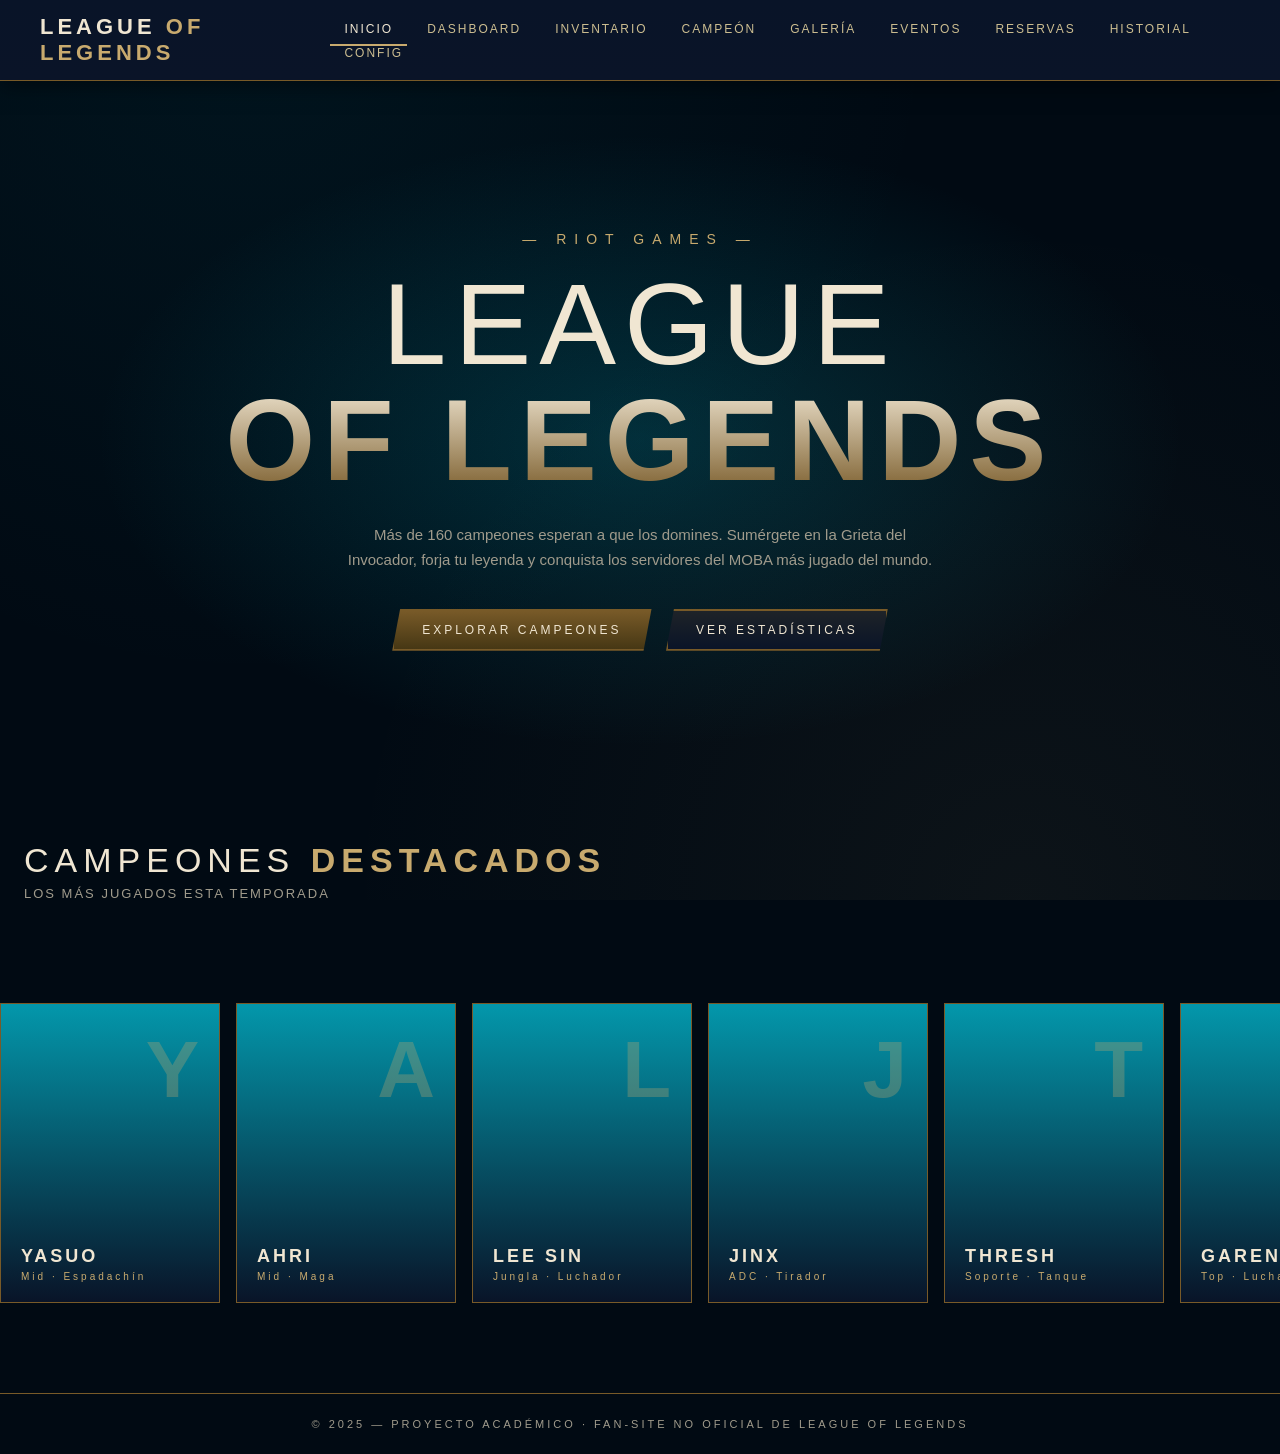
<file: index.html>
<!DOCTYPE html>
<html lang="es">
<head>
  <meta charset="UTF-8">
  <meta name="viewport" content="width=device-width,initial-scale=1">
  <title>League of Legends - Inicio</title>
  <link rel="stylesheet" href="css/style.css">
  <style>
    .hero{
      min-height:80vh;display:grid;place-items:center;text-align:center;
      background:radial-gradient(ellipse at center,rgba(3,151,171,.25),transparent 60%);
      padding:60px 20px;
    }
    .hero .logo-big{font-size:14px;letter-spacing:8px;color:var(--gold);margin-bottom:20px}
    .hero h1{
      font-size:clamp(48px,9vw,120px);font-weight:300;letter-spacing:8px;
      color:var(--gold-2);text-transform:uppercase;line-height:1;
    }
    .hero h1 b{display:block;font-weight:800;color:var(--gold);background:linear-gradient(180deg,var(--gold-2),var(--gold-dark));-webkit-background-clip:text;-webkit-text-fill-color:transparent}
    .hero p{max-width:600px;margin:24px auto 36px;color:var(--muted);line-height:1.7;font-size:15px}
    .carousel{display:flex;gap:16px;overflow-x:auto;padding:30px 24px;scroll-snap-type:x mandatory}
    .champ-card{
      flex:0 0 220px;height:300px;scroll-snap-align:start;
      background:linear-gradient(180deg,var(--blue),#091428);
      border:1px solid var(--gold-dark);position:relative;cursor:pointer;
      display:flex;align-items:flex-end;padding:20px;transition:.3s;
    }
    .champ-card:hover{transform:translateY(-8px);border-color:var(--gold);box-shadow:0 12px 30px rgba(0,0,0,.6)}
    .champ-card .name{font-size:18px;letter-spacing:3px;text-transform:uppercase;color:var(--gold-2);font-weight:700}
    .champ-card .role{font-size:10px;letter-spacing:3px;color:var(--gold);margin-top:4px}
    .champ-card .big{position:absolute;top:20px;right:20px;font-size:80px;font-weight:900;color:var(--gold);opacity:.3}
  </style>
</head>
<body>
  <nav class="navbar">
    <div class="logo">LEAGUE <span>OF LEGENDS</span></div>
    <ul class="nav-links">
      <li><a href="index.html">Inicio</a></li>
      <li><a href="dashboard.html">Dashboard</a></li>
      <li><a href="inventario.html">Inventario</a></li>
      <li><a href="perfil.html">Campeón</a></li>
      <li><a href="galeria.html">Galería</a></li>
      <li><a href="eventos.html">Eventos</a></li>
      <li><a href="reservas.html">Reservas</a></li>
      <li><a href="historial.html">Historial</a></li>
      <li><a href="configuracion.html">Config</a></li>
    </ul>
  </nav>

  <section class="hero">
    <div>
      <div class="logo-big">— RIOT GAMES —</div>
      <h1>League<b>Of Legends</b></h1>
      <p>Más de 160 campeones esperan a que los domines. Sumérgete en la Grieta del Invocador, forja tu leyenda y conquista los servidores del MOBA más jugado del mundo.</p>
      <a href="galeria.html" class="btn btn-primary">Explorar campeones</a>
      <a href="dashboard.html" class="btn" style="margin-left:10px">Ver estadísticas</a>
    </div>
  </section>

  <div class="container">
    <h2 class="page-title">Campeones <b>Destacados</b></h2>
    <p class="page-sub">Los más jugados esta temporada</p>
  </div>

  <div class="carousel">
    <div class="champ-card"><span class="big">Y</span><div><div class="name">Yasuo</div><div class="role">Mid · Espadachín</div></div></div>
    <div class="champ-card"><span class="big">A</span><div><div class="name">Ahri</div><div class="role">Mid · Maga</div></div></div>
    <div class="champ-card"><span class="big">L</span><div><div class="name">Lee Sin</div><div class="role">Jungla · Luchador</div></div></div>
    <div class="champ-card"><span class="big">J</span><div><div class="name">Jinx</div><div class="role">ADC · Tirador</div></div></div>
    <div class="champ-card"><span class="big">T</span><div><div class="name">Thresh</div><div class="role">Soporte · Tanque</div></div></div>
    <div class="champ-card"><span class="big">G</span><div><div class="name">Garen</div><div class="role">Top · Luchador</div></div></div>
    <div class="champ-card"><span class="big">Z</span><div><div class="name">Zed</div><div class="role">Mid · Asesino</div></div></div>
  </div>

  <footer>© 2025 — Proyecto académico · Fan-site no oficial de League of Legends</footer>
  <script src="js/app.js"></script>
</body>
</html>
</file>
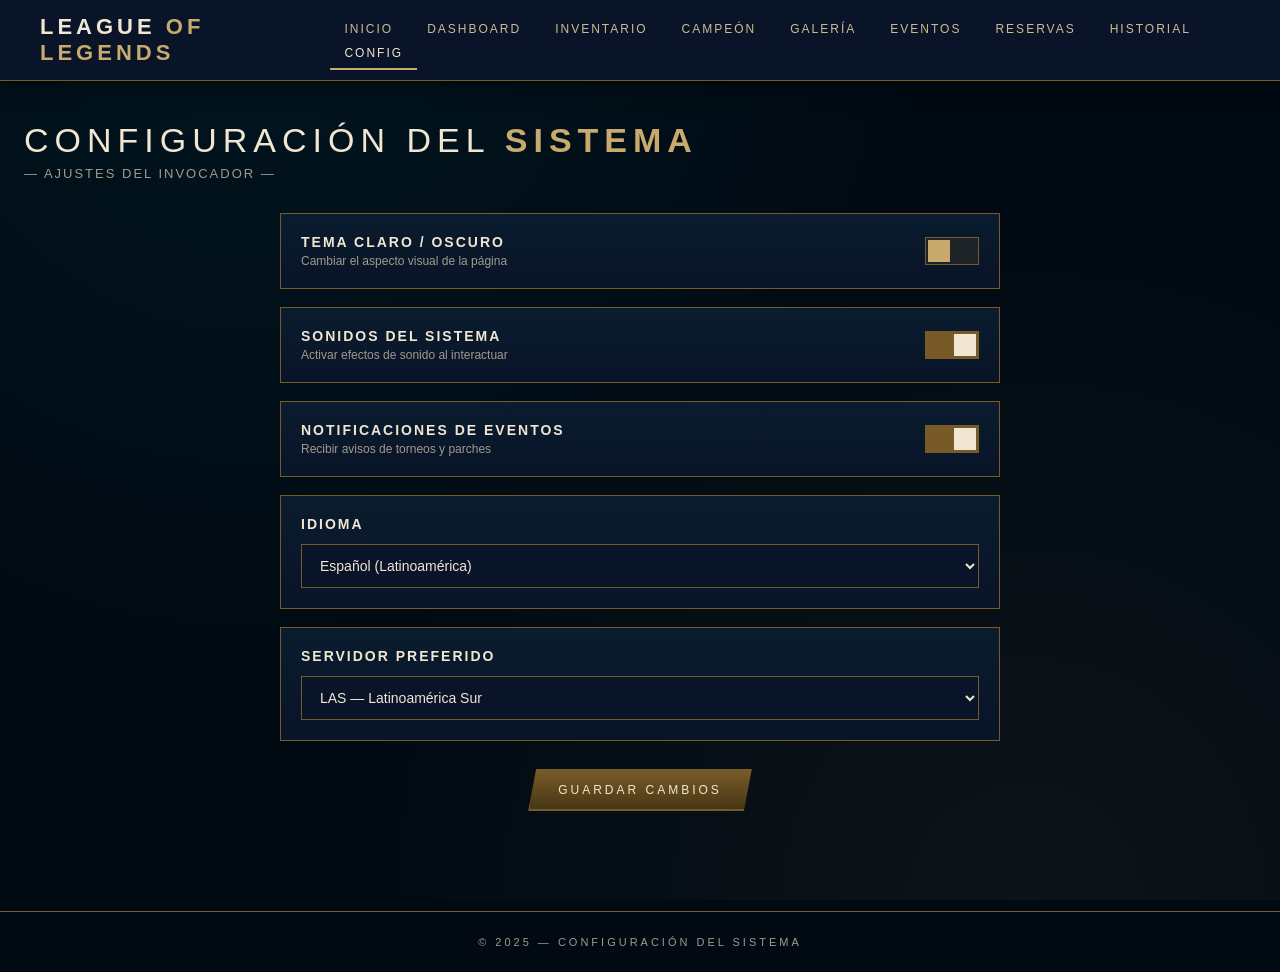
<file: configuracion.html>
<!DOCTYPE html>
<html lang="es">
<head>
  <meta charset="UTF-8">
  <meta name="viewport" content="width=device-width,initial-scale=1">
  <title>Configuración - LoL</title>
  <link rel="stylesheet" href="css/style.css">
  <style>
    .settings{max-width:720px;margin:0 auto;display:grid;gap:18px}
    .opt{display:flex;justify-content:space-between;align-items:center;padding:20px;background:linear-gradient(180deg,#0a1c2e,#091428);border:1px solid var(--gold-dark)}
    .opt h3{color:var(--gold-2);letter-spacing:2px;text-transform:uppercase;font-size:14px}
    .opt p{color:var(--muted);font-size:12px;margin-top:4px}
    .switch{position:relative;width:54px;height:28px;background:#1e2328;border:1px solid var(--gold-dark);cursor:pointer;transition:.2s}
    .switch i{position:absolute;top:2px;left:2px;width:22px;height:22px;background:var(--gold);transition:.2s}
    .switch.on{background:var(--gold-dark)}
    .switch.on i{left:28px;background:var(--gold-2)}
  </style>
</head>
<body>
  <nav class="navbar">
    <div class="logo">LEAGUE <span>OF LEGENDS</span></div>
    <ul class="nav-links">
      <li><a href="index.html">Inicio</a></li><li><a href="dashboard.html">Dashboard</a></li>
      <li><a href="inventario.html">Inventario</a></li><li><a href="perfil.html">Campeón</a></li>
      <li><a href="galeria.html">Galería</a></li><li><a href="eventos.html">Eventos</a></li>
      <li><a href="reservas.html">Reservas</a></li><li><a href="historial.html">Historial</a></li>
      <li><a href="configuracion.html">Config</a></li>
    </ul>
  </nav>

  <div class="container">
    <h1 class="page-title">Configuración del <b>Sistema</b></h1>
    <p class="page-sub">— Ajustes del invocador —</p>

    <div class="settings">
      <div class="opt">
        <div><h3>Tema claro / oscuro</h3><p>Cambiar el aspecto visual de la página</p></div>
        <div class="switch" id="sw-theme" onclick="this.classList.toggle('on');toggleTheme()"><i></i></div>
      </div>

      <div class="opt">
        <div><h3>Sonidos del sistema</h3><p>Activar efectos de sonido al interactuar</p></div>
        <div class="switch on" onclick="this.classList.toggle('on');toast('Configuración guardada')"><i></i></div>
      </div>

      <div class="opt">
        <div><h3>Notificaciones de eventos</h3><p>Recibir avisos de torneos y parches</p></div>
        <div class="switch on" onclick="this.classList.toggle('on');toast('Configuración guardada')"><i></i></div>
      </div>

      <div class="opt" style="display:block">
        <h3 style="margin-bottom:12px">Idioma</h3>
        <select onchange="toast('Idioma cambiado')">
          <option>Español (Latinoamérica)</option>
          <option>Español (España)</option>
          <option>English (US)</option>
          <option>Português (Brasil)</option>
        </select>
      </div>

      <div class="opt" style="display:block">
        <h3 style="margin-bottom:12px">Servidor preferido</h3>
        <select onchange="toast('Servidor actualizado')">
          <option>LAS — Latinoamérica Sur</option>
          <option>LAN — Latinoamérica Norte</option>
          <option>NA — Norteamérica</option>
          <option>EUW — Europa Oeste</option>
          <option>KR — Corea</option>
        </select>
      </div>

      <div style="text-align:center;margin-top:10px">
        <button class="btn btn-primary" onclick="toast('Ajustes guardados')">Guardar cambios</button>
      </div>
    </div>
  </div>

  <footer>© 2025 — Configuración del Sistema</footer>
  <script src="js/app.js"></script>
  <script>
    // Sincronizar el switch de tema con el estado al cargar
    if (document.body.classList.contains('light'))
      document.getElementById('sw-theme').classList.add('on');
  </script>
</body>
</html>
</file>
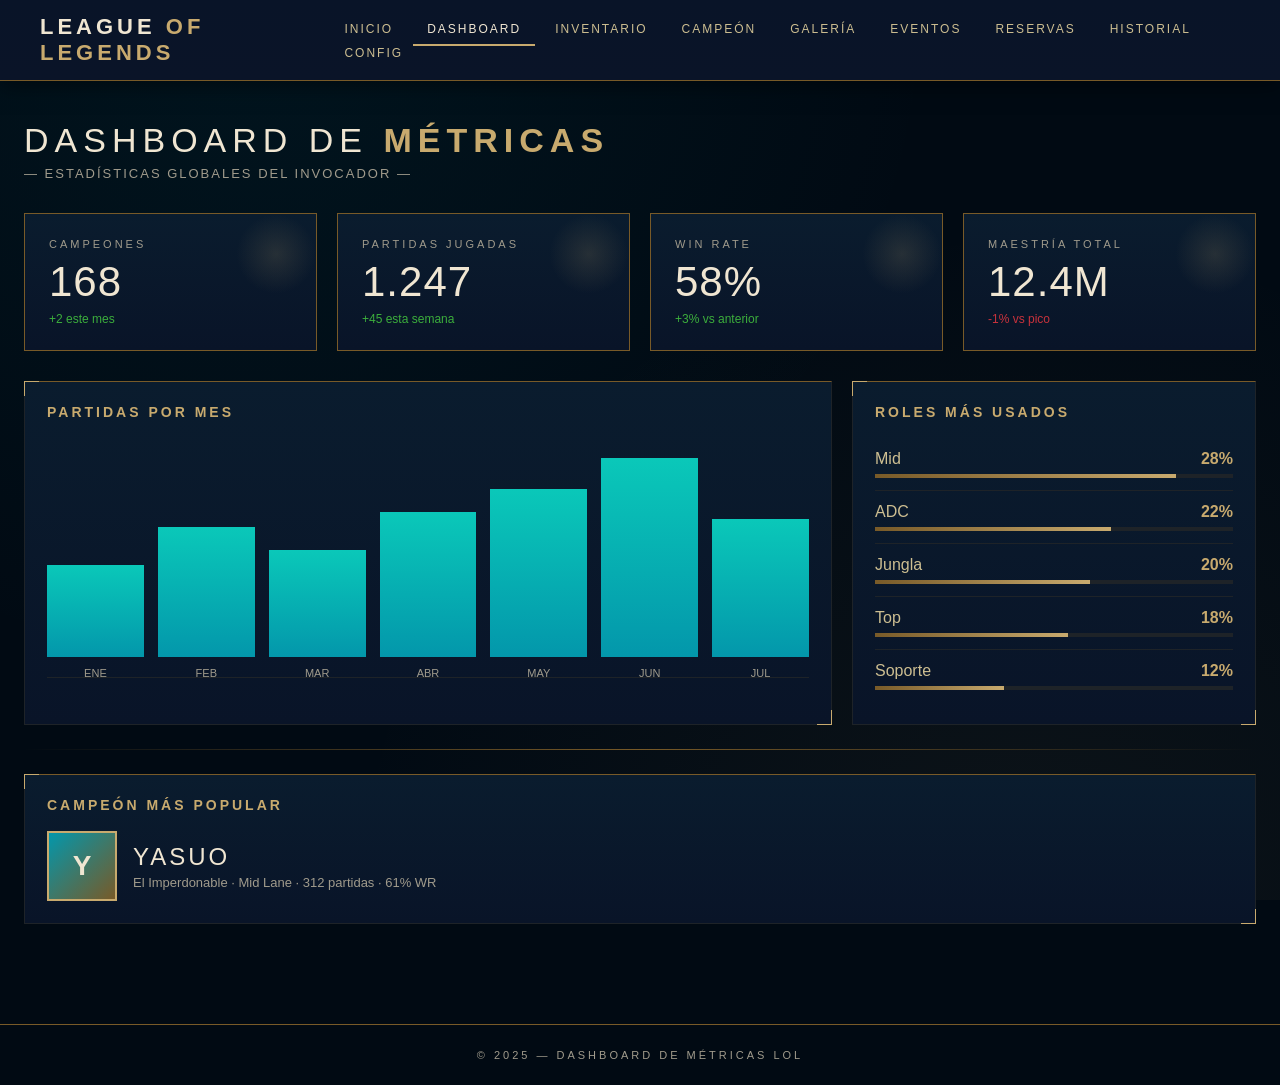
<file: dashboard.html>
<!DOCTYPE html>
<html lang="es">
<head>
  <meta charset="UTF-8">
  <meta name="viewport" content="width=device-width,initial-scale=1">
  <title>Dashboard - LoL</title>
  <link rel="stylesheet" href="css/style.css">
  <link rel="stylesheet" href="css/dashboard.css">
</head>
<body>
  <nav class="navbar">
    <div class="logo">LEAGUE <span>OF LEGENDS</span></div>
    <ul class="nav-links">
      <li><a href="index.html">Inicio</a></li>
      <li><a href="dashboard.html">Dashboard</a></li>
      <li><a href="inventario.html">Inventario</a></li>
      <li><a href="perfil.html">Campeón</a></li>
      <li><a href="galeria.html">Galería</a></li>
      <li><a href="eventos.html">Eventos</a></li>
      <li><a href="reservas.html">Reservas</a></li>
      <li><a href="historial.html">Historial</a></li>
      <li><a href="configuracion.html">Config</a></li>
    </ul>
  </nav>

  <div class="container">
    <h1 class="page-title">Dashboard de <b>Métricas</b></h1>
    <p class="page-sub">— Estadísticas Globales del Invocador —</p>

    <div class="stats-grid">
      <div class="stat"><div class="label">Campeones</div><div class="value">168</div><div class="delta">+2 este mes</div></div>
      <div class="stat"><div class="label">Partidas Jugadas</div><div class="value">1.247</div><div class="delta">+45 esta semana</div></div>
      <div class="stat"><div class="label">Win Rate</div><div class="value">58%</div><div class="delta">+3% vs anterior</div></div>
      <div class="stat"><div class="label">Maestría Total</div><div class="value">12.4M</div><div class="delta down">-1% vs pico</div></div>
    </div>

    <div class="dash-row">
      <div class="card">
        <h3 style="color:var(--gold);letter-spacing:3px;text-transform:uppercase;font-size:14px;margin-bottom:18px">Partidas por mes</h3>
        <div class="bars" id="bars"></div>
      </div>

      <div class="card">
        <h3 style="color:var(--gold);letter-spacing:3px;text-transform:uppercase;font-size:14px;margin-bottom:18px">Roles más usados</h3>
        <ul class="role-list" id="roles"></ul>
      </div>
    </div>

    <div class="divider"></div>

    <div class="card">
      <h3 style="color:var(--gold);letter-spacing:3px;text-transform:uppercase;font-size:14px;margin-bottom:18px">Campeón más popular</h3>
      <div class="champ-popular">
        <div class="ico">Y</div>
        <div>
          <div style="font-size:24px;color:var(--gold-2);letter-spacing:3px;text-transform:uppercase">Yasuo</div>
          <div style="color:var(--muted);font-size:13px;margin-top:4px">El Imperdonable · Mid Lane · 312 partidas · 61% WR</div>
        </div>
      </div>
    </div>
  </div>

  <footer>© 2025 — Dashboard de Métricas LoL</footer>
  <script src="js/app.js"></script>
  <script src="js/dashboard.js"></script>
</body>
</html>
</file>
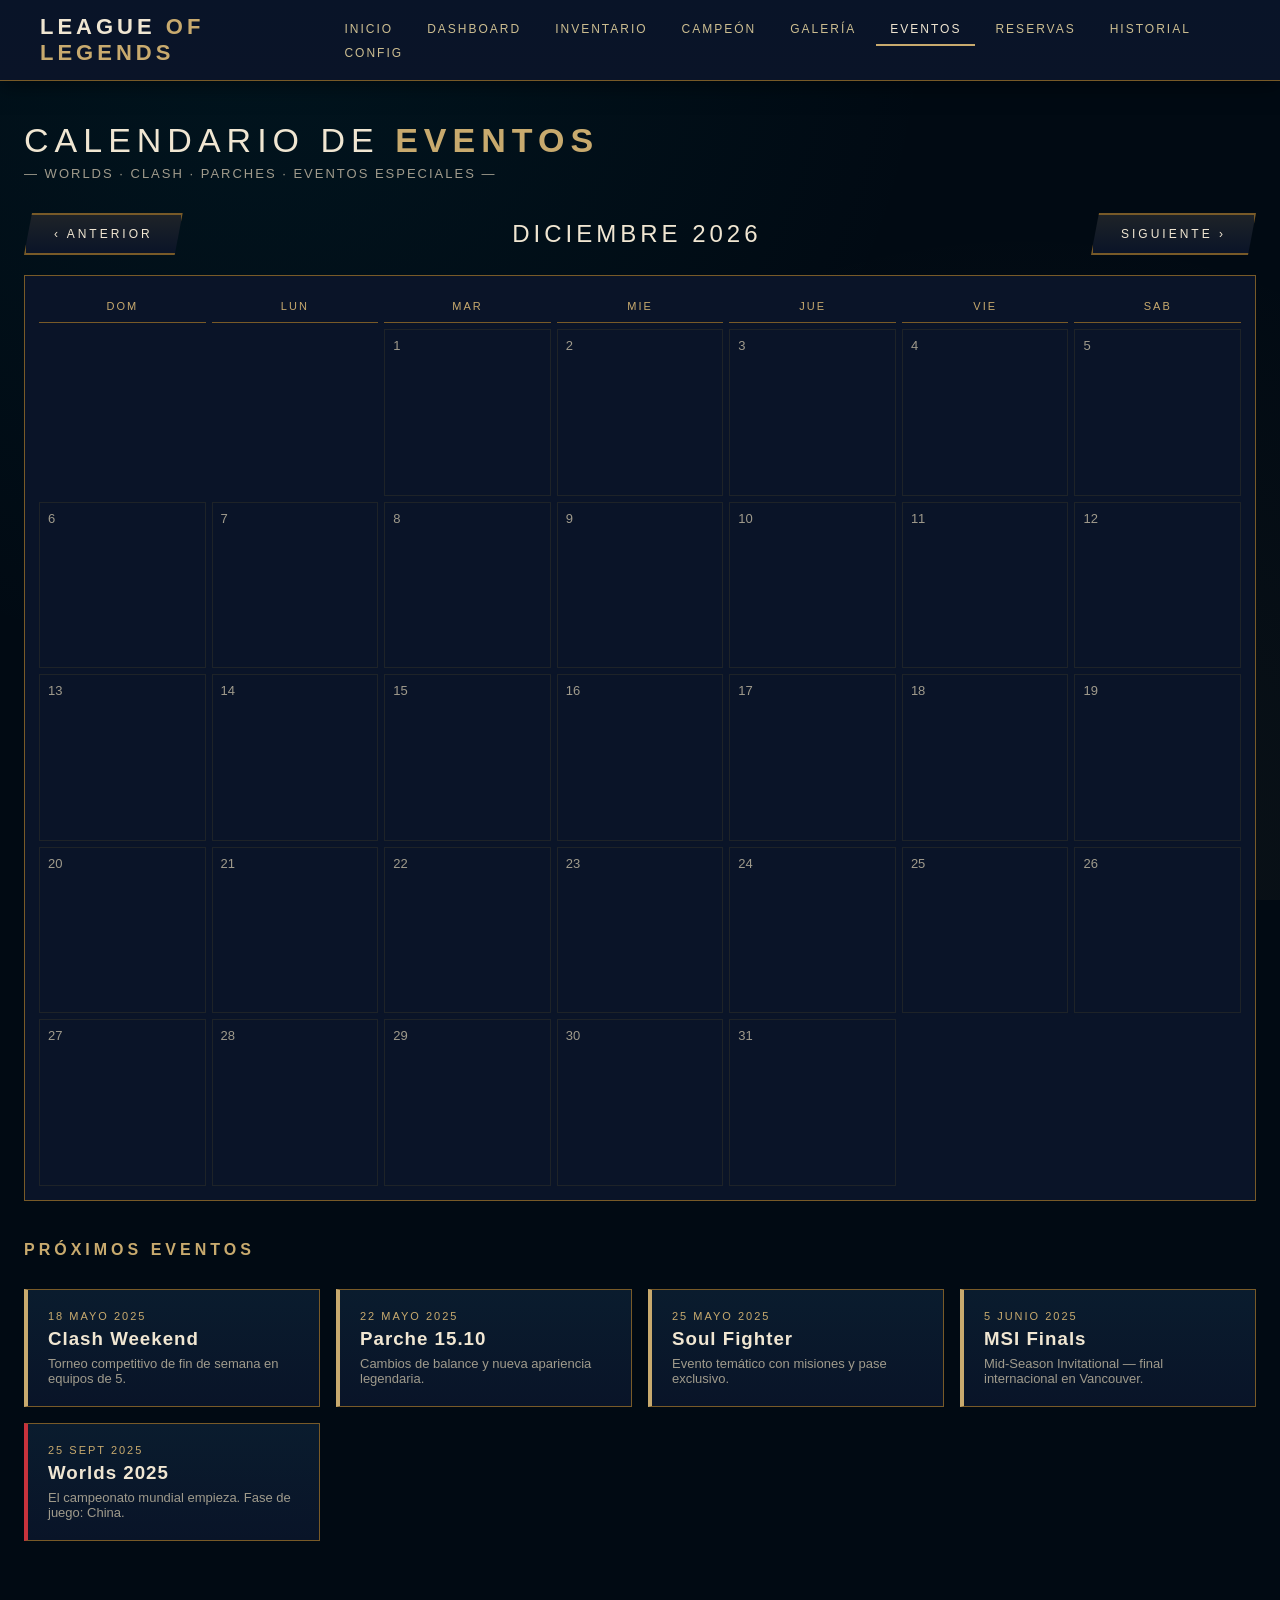
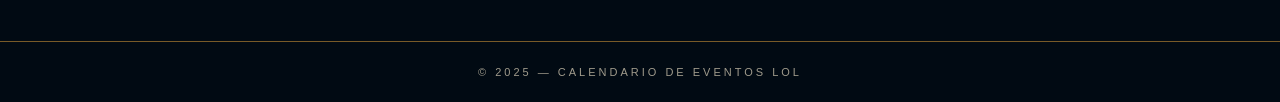
<file: eventos.html>
<!DOCTYPE html>
<html lang="es">
<head>
  <meta charset="UTF-8">
  <meta name="viewport" content="width=device-width,initial-scale=1">
  <title>Eventos - LoL</title>
  <link rel="stylesheet" href="css/style.css">
  <style>
    .cal-bar{display:flex;justify-content:space-between;align-items:center;margin-bottom:20px}
    .cal-bar h2{color:var(--gold-2);letter-spacing:4px;text-transform:uppercase;font-weight:300}
    .cal{display:grid;grid-template-columns:repeat(7,1fr);gap:6px;background:#0a1428;padding:14px;border:1px solid var(--gold-dark)}
    .cal-head{text-align:center;padding:10px;color:var(--gold);font-size:11px;letter-spacing:2px;border-bottom:1px solid var(--gold-dark)}
    .cal-day{aspect-ratio:1;padding:8px;border:1px solid #1e2328;color:var(--muted);font-size:13px;display:flex;flex-direction:column;justify-content:space-between}
    .cal-day.has-event{border-color:var(--gold);background:rgba(200,170,110,.1);color:var(--gold-2);cursor:pointer}
    .cal-day.has-event small{font-size:9px;color:var(--gold);letter-spacing:1px;text-transform:uppercase;line-height:1.2}
    .cal-day.tipo-worlds{background:rgba(200,50,60,.15);border-color:var(--red)}
    .cal-day.tipo-parche{background:rgba(3,151,171,.15);border-color:var(--blue-2)}
    .upcoming{margin-top:30px;display:grid;grid-template-columns:repeat(auto-fill,minmax(260px,1fr));gap:16px}
    .ev-card{padding:20px;background:linear-gradient(180deg,#0a1c2e,#091428);border:1px solid var(--gold-dark);border-left:4px solid var(--gold)}
    .ev-card .date{font-size:11px;color:var(--gold);letter-spacing:2px;text-transform:uppercase}
    .ev-card h3{color:var(--gold-2);margin:6px 0;letter-spacing:1px}
    .ev-card p{color:var(--muted);font-size:13px}
  </style>
</head>
<body>
  <nav class="navbar">
    <div class="logo">LEAGUE <span>OF LEGENDS</span></div>
    <ul class="nav-links">
      <li><a href="index.html">Inicio</a></li><li><a href="dashboard.html">Dashboard</a></li>
      <li><a href="inventario.html">Inventario</a></li><li><a href="perfil.html">Campeón</a></li>
      <li><a href="galeria.html">Galería</a></li><li><a href="eventos.html">Eventos</a></li>
      <li><a href="reservas.html">Reservas</a></li><li><a href="historial.html">Historial</a></li>
      <li><a href="configuracion.html">Config</a></li>
    </ul>
  </nav>

  <div class="container">
    <h1 class="page-title">Calendario de <b>Eventos</b></h1>
    <p class="page-sub">— Worlds · Clash · Parches · Eventos especiales —</p>

    <div class="cal-bar">
      <button class="btn" onclick="changeMonth(-1)">‹ Anterior</button>
      <h2 id="calTitle"></h2>
      <button class="btn" onclick="changeMonth(1)">Siguiente ›</button>
    </div>

    <div class="cal" id="calendar"></div>

    <h2 style="color:var(--gold);letter-spacing:4px;text-transform:uppercase;margin:40px 0 0;font-size:16px">Próximos eventos</h2>
    <div class="upcoming">
      <div class="ev-card"><div class="date">18 Mayo 2025</div><h3>Clash Weekend</h3><p>Torneo competitivo de fin de semana en equipos de 5.</p></div>
      <div class="ev-card"><div class="date">22 Mayo 2025</div><h3>Parche 15.10</h3><p>Cambios de balance y nueva apariencia legendaria.</p></div>
      <div class="ev-card"><div class="date">25 Mayo 2025</div><h3>Soul Fighter</h3><p>Evento temático con misiones y pase exclusivo.</p></div>
      <div class="ev-card"><div class="date">5 Junio 2025</div><h3>MSI Finals</h3><p>Mid-Season Invitational — final internacional en Vancouver.</p></div>
      <div class="ev-card" style="border-left-color:var(--red)"><div class="date">25 Sept 2025</div><h3>Worlds 2025</h3><p>El campeonato mundial empieza. Fase de juego: China.</p></div>
    </div>
  </div>

  <footer>© 2025 — Calendario de Eventos LoL</footer>
  <script src="js/app.js"></script>
  <script src="js/calendario.js"></script>
</body>
</html>
</file>
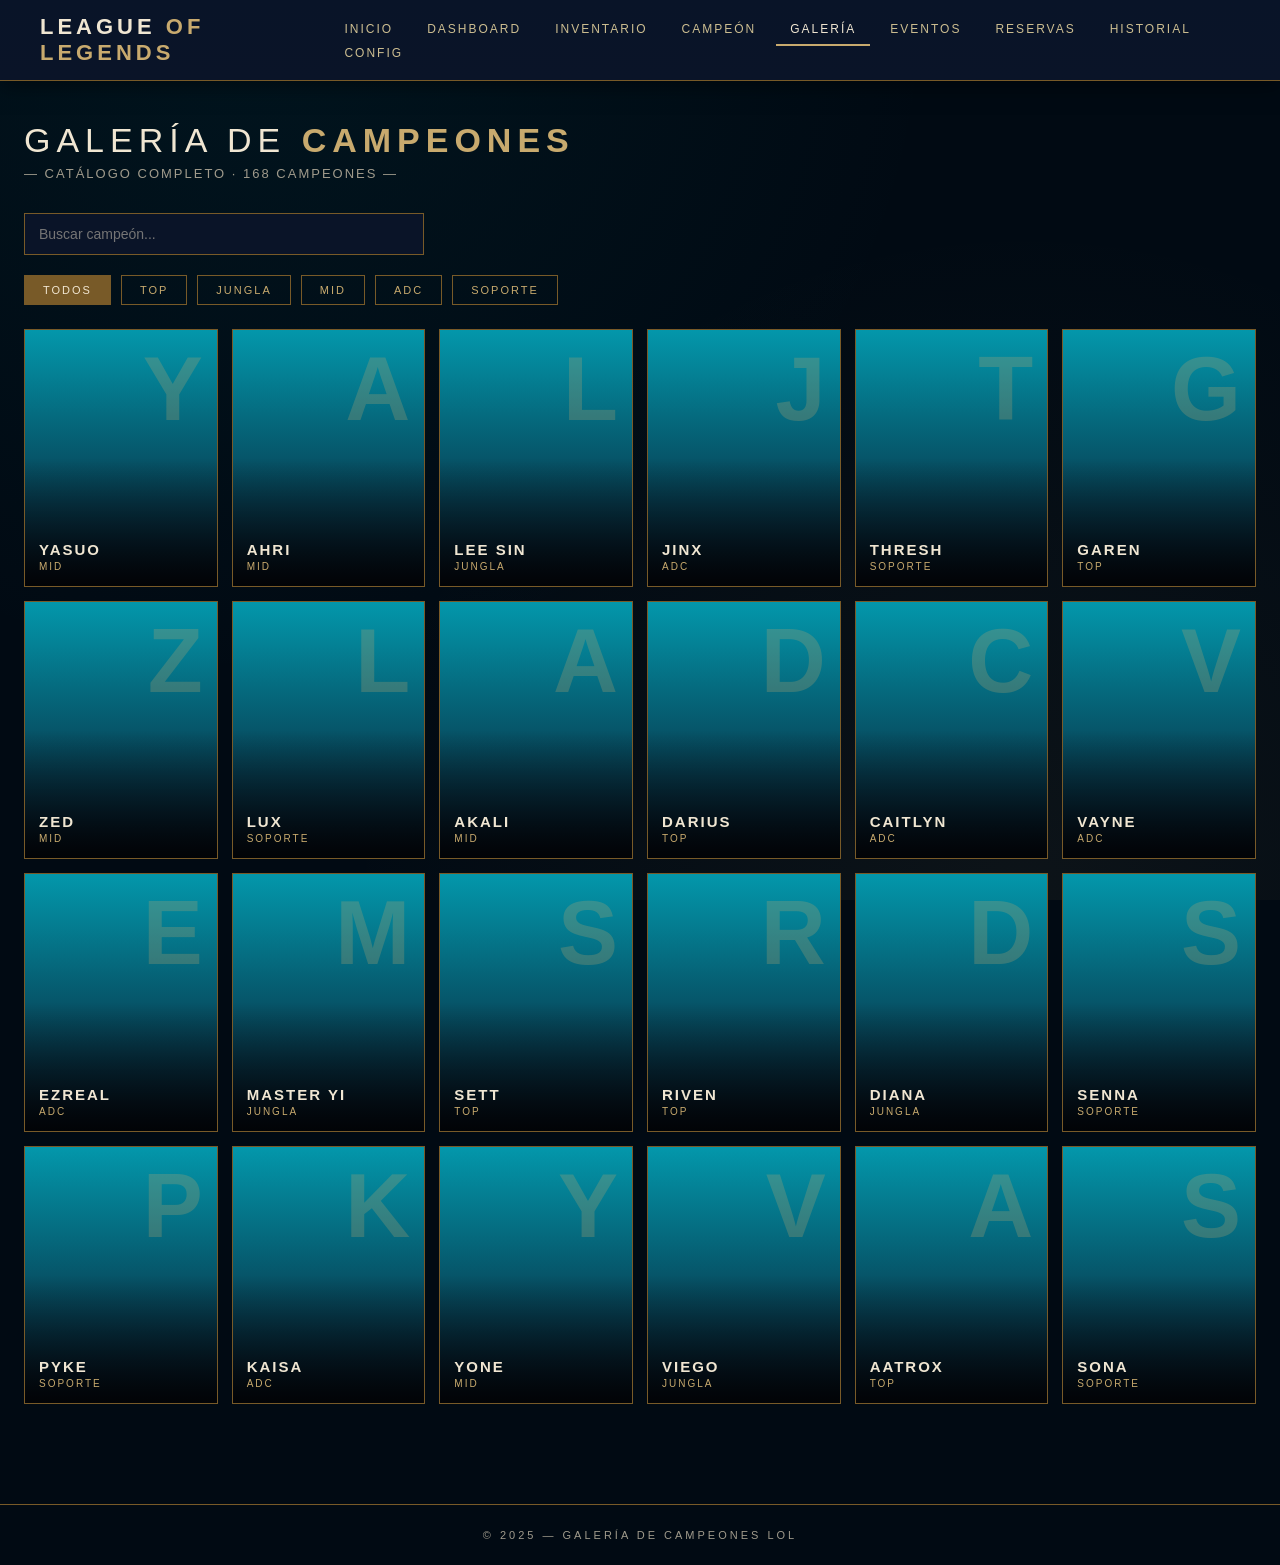
<file: galeria.html>
<!DOCTYPE html>
<html lang="es">
<head>
  <meta charset="UTF-8">
  <meta name="viewport" content="width=device-width,initial-scale=1">
  <title>Galería - LoL</title>
  <link rel="stylesheet" href="css/style.css">
  <style>
    .filters{display:flex;gap:10px;flex-wrap:wrap;margin-bottom:24px}
    .chip{padding:8px 18px;border:1px solid var(--gold-dark);color:var(--gold);font-size:11px;letter-spacing:2px;text-transform:uppercase;cursor:pointer;background:transparent;font-family:inherit;transition:.2s}
    .chip:hover,.chip.on{background:var(--gold-dark);color:var(--gold-2)}
    .search{margin-bottom:20px;max-width:400px}
    .gallery{display:grid;grid-template-columns:repeat(auto-fill,minmax(180px,1fr));gap:14px}
    .champ{position:relative;aspect-ratio:3/4;background:linear-gradient(180deg,var(--blue),#091428);border:1px solid var(--gold-dark);overflow:hidden;cursor:pointer;transition:.25s;display:flex;align-items:flex-end;padding:14px}
    .champ:hover{transform:translateY(-6px);border-color:var(--gold);box-shadow:0 12px 30px rgba(0,0,0,.6)}
    .champ .big{position:absolute;top:14px;right:14px;font-size:90px;font-weight:900;color:var(--gold);opacity:.25;line-height:1}
    .champ::after{content:'';position:absolute;inset:0;background:linear-gradient(180deg,transparent 50%,rgba(0,0,0,.85));pointer-events:none}
    .champ .lbl{position:relative;z-index:2}
    .champ .name{color:var(--gold-2);font-size:15px;letter-spacing:2px;text-transform:uppercase;font-weight:700}
    .champ .role{color:var(--gold);font-size:10px;letter-spacing:2px;text-transform:uppercase;margin-top:3px}
  </style>
</head>
<body>
  <nav class="navbar">
    <div class="logo">LEAGUE <span>OF LEGENDS</span></div>
    <ul class="nav-links">
      <li><a href="index.html">Inicio</a></li><li><a href="dashboard.html">Dashboard</a></li>
      <li><a href="inventario.html">Inventario</a></li><li><a href="perfil.html">Campeón</a></li>
      <li><a href="galeria.html">Galería</a></li><li><a href="eventos.html">Eventos</a></li>
      <li><a href="reservas.html">Reservas</a></li><li><a href="historial.html">Historial</a></li>
      <li><a href="configuracion.html">Config</a></li>
    </ul>
  </nav>

  <div class="container">
    <h1 class="page-title">Galería de <b>Campeones</b></h1>
    <p class="page-sub">— Catálogo completo · 168 campeones —</p>

    <div class="search"><input id="q" placeholder="Buscar campeón..." oninput="render()"></div>

    <div class="filters" id="filters">
      <button class="chip on" data-rol="all">Todos</button>
      <button class="chip" data-rol="Top">Top</button>
      <button class="chip" data-rol="Jungla">Jungla</button>
      <button class="chip" data-rol="Mid">Mid</button>
      <button class="chip" data-rol="ADC">ADC</button>
      <button class="chip" data-rol="Soporte">Soporte</button>
    </div>

    <div class="gallery" id="grid"></div>
  </div>

  <footer>© 2025 — Galería de Campeones LoL</footer>
  <script src="js/app.js"></script>
  <script>
    const champs = [
      { n:'Yasuo',rol:'Mid'},{n:'Ahri',rol:'Mid'},{n:'Lee Sin',rol:'Jungla'},
      { n:'Jinx',rol:'ADC'},{n:'Thresh',rol:'Soporte'},{n:'Garen',rol:'Top'},
      { n:'Zed',rol:'Mid'},{n:'Lux',rol:'Soporte'},{n:'Akali',rol:'Mid'},
      { n:'Darius',rol:'Top'},{n:'Caitlyn',rol:'ADC'},{n:'Vayne',rol:'ADC'},
      { n:'Ezreal',rol:'ADC'},{n:'Master Yi',rol:'Jungla'},{n:'Sett',rol:'Top'},
      { n:'Riven',rol:'Top'},{n:'Diana',rol:'Jungla'},{n:'Senna',rol:'Soporte'},
      { n:'Pyke',rol:'Soporte'},{n:'Kaisa',rol:'ADC'},{n:'Yone',rol:'Mid'},
      { n:'Viego',rol:'Jungla'},{n:'Aatrox',rol:'Top'},{n:'Sona',rol:'Soporte'}
    ];
    let activeRol = 'all';

    function render() {
      const q = document.getElementById('q').value.toLowerCase();
      const list = champs.filter(c =>
        (activeRol === 'all' || c.rol === activeRol) &&
        c.n.toLowerCase().includes(q)
      );
      document.getElementById('grid').innerHTML = list.map(c => `
        <a href="perfil.html" class="champ">
          <span class="big">${c.n[0]}</span>
          <div class="lbl"><div class="name">${c.n}</div><div class="role">${c.rol}</div></div>
        </a>`).join('') || '<p style="color:var(--muted);grid-column:1/-1;text-align:center;padding:40px">Sin resultados</p>';
    }

    document.getElementById('filters').addEventListener('click', e => {
      const b = e.target.closest('.chip');
      if (!b) return;
      document.querySelectorAll('.chip').forEach(c => c.classList.remove('on'));
      b.classList.add('on');
      activeRol = b.dataset.rol;
      render();
    });

    render();
  </script>
</body>
</html>
</file>
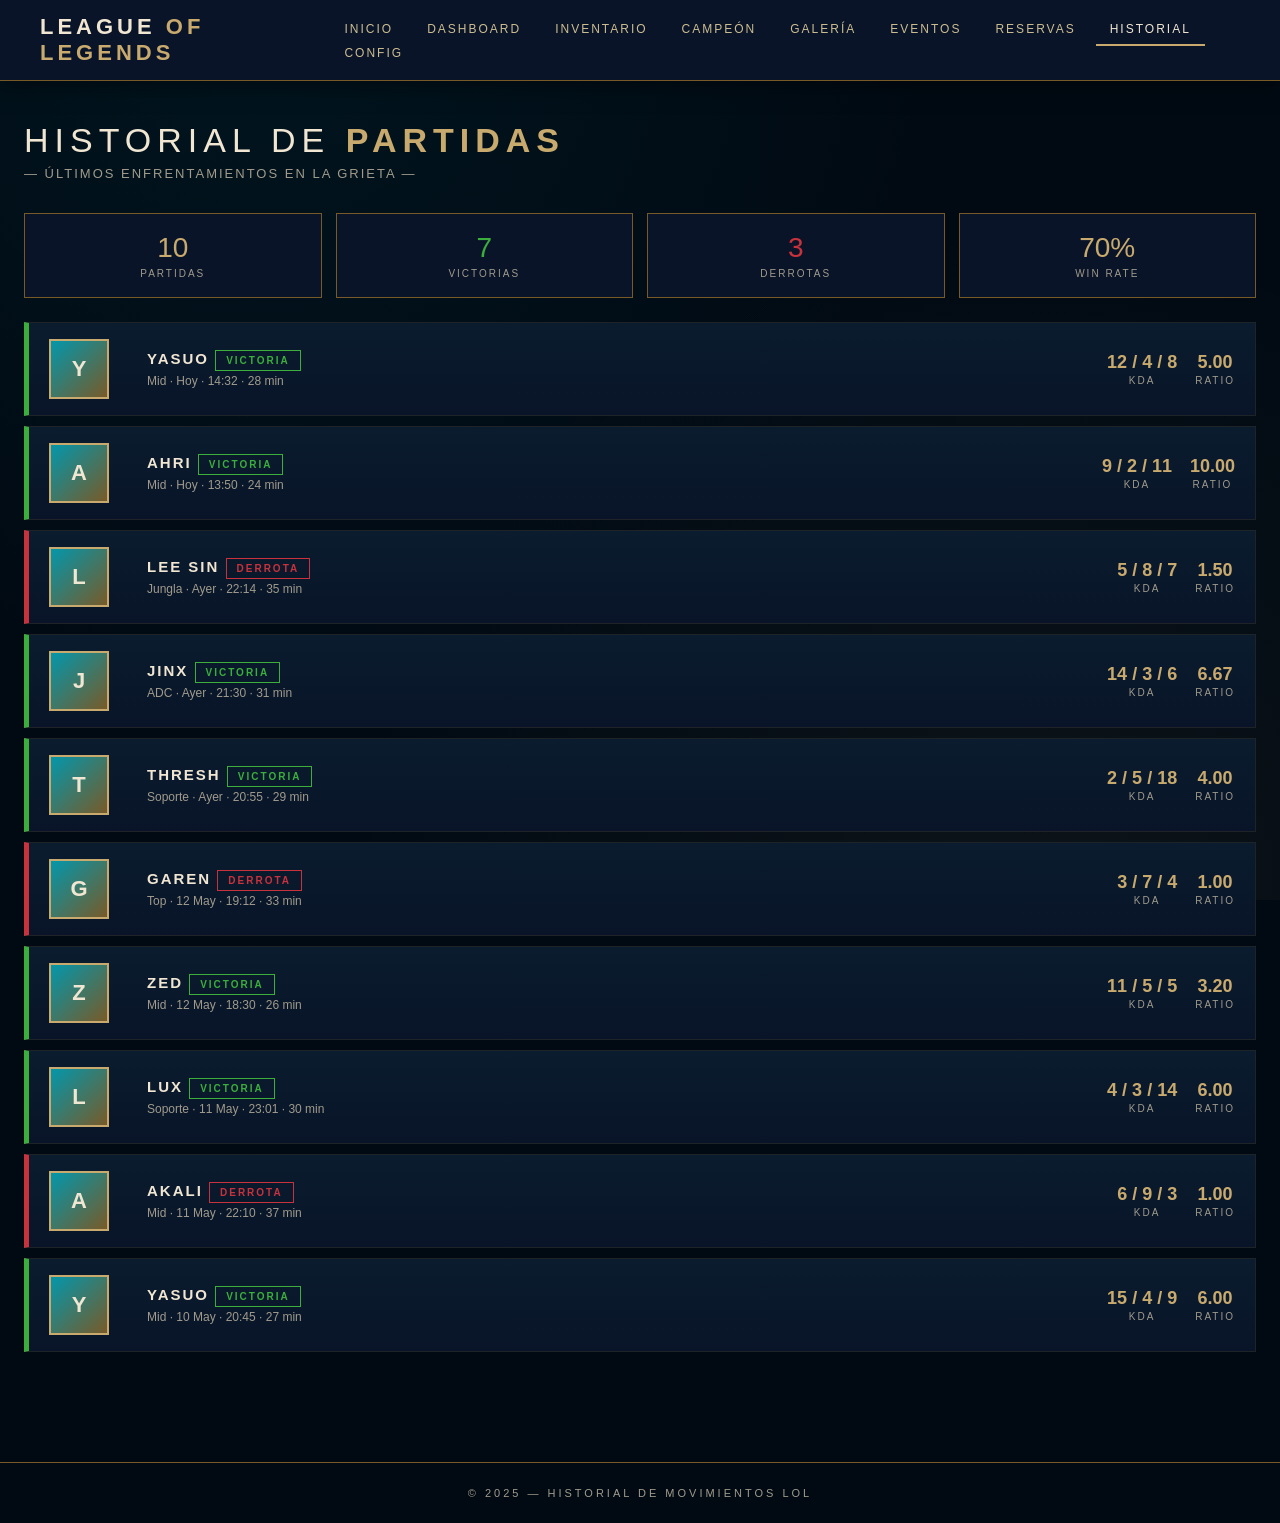
<file: historial.html>
<!DOCTYPE html>
<html lang="es">
<head>
  <meta charset="UTF-8">
  <meta name="viewport" content="width=device-width,initial-scale=1">
  <title>Historial - LoL</title>
  <link rel="stylesheet" href="css/style.css">
  <style>
    .match{display:grid;grid-template-columns:80px 1fr auto auto;gap:18px;align-items:center;padding:16px 20px;background:linear-gradient(180deg,#0a1c2e,#091428);border:1px solid var(--border);border-left:5px solid var(--green);margin-bottom:10px}
    .match.lose{border-left-color:var(--red)}
    .match .ico{width:60px;height:60px;background:linear-gradient(135deg,var(--blue),var(--gold-dark));display:grid;place-items:center;color:var(--gold-2);font-size:22px;font-weight:800;border:2px solid var(--gold)}
    .match .info h3{color:var(--gold-2);font-size:15px;letter-spacing:2px;text-transform:uppercase}
    .match .info p{color:var(--muted);font-size:12px;margin-top:3px}
    .match .kda{color:var(--gold);font-weight:700;font-size:18px;text-align:center}
    .match .kda small{display:block;color:var(--muted);font-size:10px;letter-spacing:2px;text-transform:uppercase;font-weight:400;margin-top:2px}
    .summary{display:grid;grid-template-columns:repeat(4,1fr);gap:14px;margin-bottom:24px}
    @media(max-width:700px){.summary{grid-template-columns:repeat(2,1fr)}.match{grid-template-columns:60px 1fr;gap:12px}.match .kda{display:none}}
    .sum{padding:18px;border:1px solid var(--gold-dark);background:#0a1428;text-align:center}
    .sum .v{font-size:28px;color:var(--gold);font-weight:300}
    .sum .l{font-size:10px;color:var(--muted);letter-spacing:2px;text-transform:uppercase;margin-top:4px}
  </style>
</head>
<body>
  <nav class="navbar">
    <div class="logo">LEAGUE <span>OF LEGENDS</span></div>
    <ul class="nav-links">
      <li><a href="index.html">Inicio</a></li><li><a href="dashboard.html">Dashboard</a></li>
      <li><a href="inventario.html">Inventario</a></li><li><a href="perfil.html">Campeón</a></li>
      <li><a href="galeria.html">Galería</a></li><li><a href="eventos.html">Eventos</a></li>
      <li><a href="reservas.html">Reservas</a></li><li><a href="historial.html">Historial</a></li>
      <li><a href="configuracion.html">Config</a></li>
    </ul>
  </nav>

  <div class="container">
    <h1 class="page-title">Historial de <b>Partidas</b></h1>
    <p class="page-sub">— Últimos enfrentamientos en la Grieta —</p>

    <div class="summary">
      <div class="sum"><div class="v">10</div><div class="l">Partidas</div></div>
      <div class="sum"><div class="v" style="color:var(--green)">7</div><div class="l">Victorias</div></div>
      <div class="sum"><div class="v" style="color:var(--red)">3</div><div class="l">Derrotas</div></div>
      <div class="sum"><div class="v">70%</div><div class="l">Win Rate</div></div>
    </div>

    <div id="history"></div>
  </div>

  <footer>© 2025 — Historial de Movimientos LoL</footer>
  <script src="js/app.js"></script>
  <script>
    const partidas = [
      { res:'win',  champ:'Yasuo',   ico:'Y', rol:'Mid',     k:12,d:4, a:8,  fecha:'Hoy · 14:32',     dur:'28 min' },
      { res:'win',  champ:'Ahri',    ico:'A', rol:'Mid',     k:9, d:2, a:11, fecha:'Hoy · 13:50',     dur:'24 min' },
      { res:'lose', champ:'Lee Sin', ico:'L', rol:'Jungla',  k:5, d:8, a:7,  fecha:'Ayer · 22:14',    dur:'35 min' },
      { res:'win',  champ:'Jinx',    ico:'J', rol:'ADC',     k:14,d:3, a:6,  fecha:'Ayer · 21:30',    dur:'31 min' },
      { res:'win',  champ:'Thresh',  ico:'T', rol:'Soporte', k:2, d:5, a:18, fecha:'Ayer · 20:55',    dur:'29 min' },
      { res:'lose', champ:'Garen',   ico:'G', rol:'Top',     k:3, d:7, a:4,  fecha:'12 May · 19:12',  dur:'33 min' },
      { res:'win',  champ:'Zed',     ico:'Z', rol:'Mid',     k:11,d:5, a:5,  fecha:'12 May · 18:30',  dur:'26 min' },
      { res:'win',  champ:'Lux',     ico:'L', rol:'Soporte', k:4, d:3, a:14, fecha:'11 May · 23:01',  dur:'30 min' },
      { res:'lose', champ:'Akali',   ico:'A', rol:'Mid',     k:6, d:9, a:3,  fecha:'11 May · 22:10',  dur:'37 min' },
      { res:'win',  champ:'Yasuo',   ico:'Y', rol:'Mid',     k:15,d:4, a:9,  fecha:'10 May · 20:45',  dur:'27 min' }
    ];

    document.getElementById('history').innerHTML = partidas.map(p => `
      <div class="match ${p.res === 'lose' ? 'lose' : ''}">
        <div class="ico">${p.ico}</div>
        <div class="info">
          <h3>${p.champ} <span class="badge ${p.res === 'win' ? 'badge-win' : 'badge-lose'}">${p.res === 'win' ? 'Victoria' : 'Derrota'}</span></h3>
          <p>${p.rol} · ${p.fecha} · ${p.dur}</p>
        </div>
        <div class="kda">${p.k} / ${p.d} / ${p.a}<small>KDA</small></div>
        <div class="kda">${((p.k + p.a) / Math.max(p.d, 1)).toFixed(2)}<small>Ratio</small></div>
      </div>
    `).join('');
  </script>
</body>
</html>
</file>
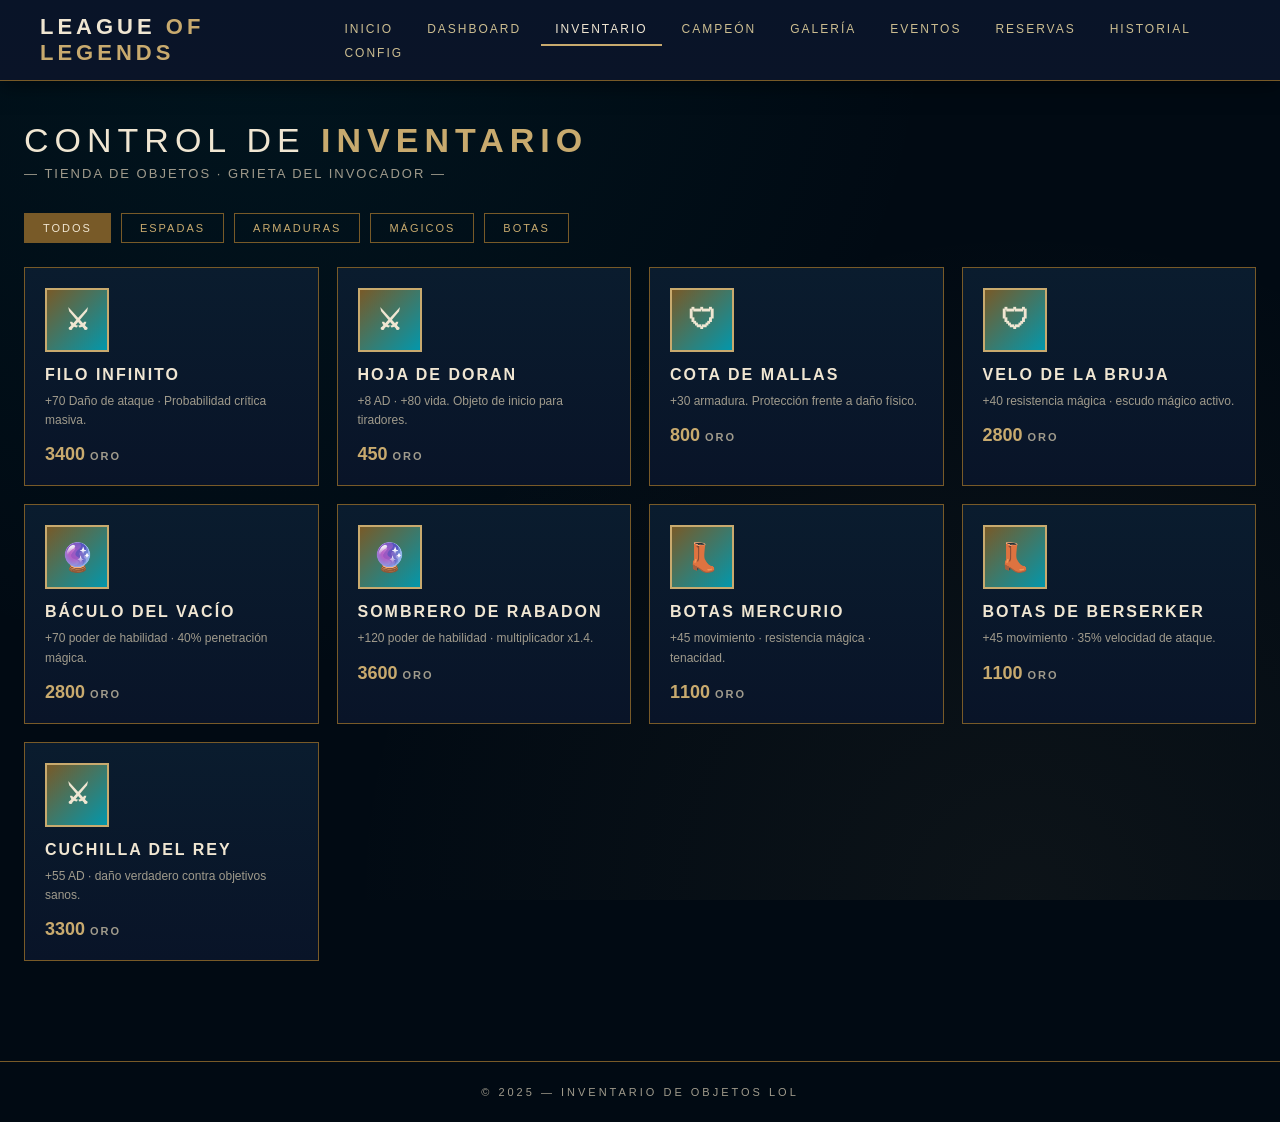
<file: inventario.html>
<!DOCTYPE html>
<html lang="es">
<head>
  <meta charset="UTF-8">
  <meta name="viewport" content="width=device-width,initial-scale=1">
  <title>Inventario - LoL</title>
  <link rel="stylesheet" href="css/style.css">
  <style>
    .filters{display:flex;gap:10px;flex-wrap:wrap;margin-bottom:24px}
    .chip{padding:8px 18px;border:1px solid var(--gold-dark);color:var(--gold);font-size:11px;letter-spacing:2px;text-transform:uppercase;cursor:pointer;background:transparent;font-family:inherit;transition:.2s}
    .chip:hover,.chip.on{background:var(--gold-dark);color:var(--gold-2)}
    .item-grid{display:grid;grid-template-columns:repeat(auto-fill,minmax(240px,1fr));gap:18px}
    .item{padding:20px;background:linear-gradient(180deg,#0a1c2e,#091428);border:1px solid var(--gold-dark);transition:.2s;cursor:pointer}
    .item:hover{transform:translateY(-4px);border-color:var(--gold);box-shadow:0 8px 20px rgba(0,0,0,.5)}
    .item-img{width:64px;height:64px;background:linear-gradient(135deg,var(--gold-dark),var(--blue));display:grid;place-items:center;font-size:28px;color:var(--gold-2);font-weight:800;border:2px solid var(--gold);margin-bottom:14px}
    .item h3{color:var(--gold-2);font-size:16px;letter-spacing:2px;text-transform:uppercase}
    .item .desc{color:var(--muted);font-size:12px;line-height:1.6;margin:8px 0 14px}
    .item .price{color:var(--gold);font-weight:700;font-size:18px}
    .item .price small{color:var(--muted);font-size:11px;letter-spacing:2px;text-transform:uppercase}
  </style>
</head>
<body>
  <nav class="navbar">
    <div class="logo">LEAGUE <span>OF LEGENDS</span></div>
    <ul class="nav-links">
      <li><a href="index.html">Inicio</a></li><li><a href="dashboard.html">Dashboard</a></li>
      <li><a href="inventario.html">Inventario</a></li><li><a href="perfil.html">Campeón</a></li>
      <li><a href="galeria.html">Galería</a></li><li><a href="eventos.html">Eventos</a></li>
      <li><a href="reservas.html">Reservas</a></li><li><a href="historial.html">Historial</a></li>
      <li><a href="configuracion.html">Config</a></li>
    </ul>
  </nav>

  <div class="container">
    <h1 class="page-title">Control de <b>Inventario</b></h1>
    <p class="page-sub">— Tienda de Objetos · Grieta del Invocador —</p>

    <div class="filters">
      <button class="chip on" onclick="filter('all',this)">Todos</button>
      <button class="chip" onclick="filter('espada',this)">Espadas</button>
      <button class="chip" onclick="filter('armadura',this)">Armaduras</button>
      <button class="chip" onclick="filter('magico',this)">Mágicos</button>
      <button class="chip" onclick="filter('bota',this)">Botas</button>
    </div>

    <div class="item-grid" id="items"></div>
  </div>

  <footer>© 2025 — Inventario de Objetos LoL</footer>
  <script src="js/app.js"></script>
  <script>
    const objetos = [
      { tipo:'espada',  ico:'⚔', name:'Filo Infinito',     desc:'+70 Daño de ataque · Probabilidad crítica masiva.', precio:3400 },
      { tipo:'espada',  ico:'⚔', name:'Hoja de Doran',      desc:'+8 AD · +80 vida. Objeto de inicio para tiradores.', precio:450 },
      { tipo:'armadura',ico:'🛡', name:'Cota de Mallas',     desc:'+30 armadura. Protección frente a daño físico.',     precio:800 },
      { tipo:'armadura',ico:'🛡', name:'Velo de la Bruja',   desc:'+40 resistencia mágica · escudo mágico activo.',    precio:2800 },
      { tipo:'magico',  ico:'🔮', name:'Báculo del Vacío',    desc:'+70 poder de habilidad · 40% penetración mágica.',  precio:2800 },
      { tipo:'magico',  ico:'🔮', name:'Sombrero de Rabadon', desc:'+120 poder de habilidad · multiplicador x1.4.',     precio:3600 },
      { tipo:'bota',    ico:'👢', name:'Botas Mercurio',     desc:'+45 movimiento · resistencia mágica · tenacidad.',   precio:1100 },
      { tipo:'bota',    ico:'👢', name:'Botas de Berserker', desc:'+45 movimiento · 35% velocidad de ataque.',          precio:1100 },
      { tipo:'espada',  ico:'⚔', name:'Cuchilla del Rey',    desc:'+55 AD · daño verdadero contra objetivos sanos.',    precio:3300 }
    ];

    function render(list) {
      document.getElementById('items').innerHTML = list.map(o => `
        <div class="item">
          <div class="item-img">${o.ico}</div>
          <h3>${o.name}</h3>
          <p class="desc">${o.desc}</p>
          <div class="price">${o.precio} <small>oro</small></div>
        </div>`).join('');
    }
    function filter(t, btn) {
      document.querySelectorAll('.chip').forEach(c => c.classList.remove('on'));
      btn.classList.add('on');
      render(t === 'all' ? objetos : objetos.filter(o => o.tipo === t));
    }
    render(objetos);
  </script>
</body>
</html>
</file>
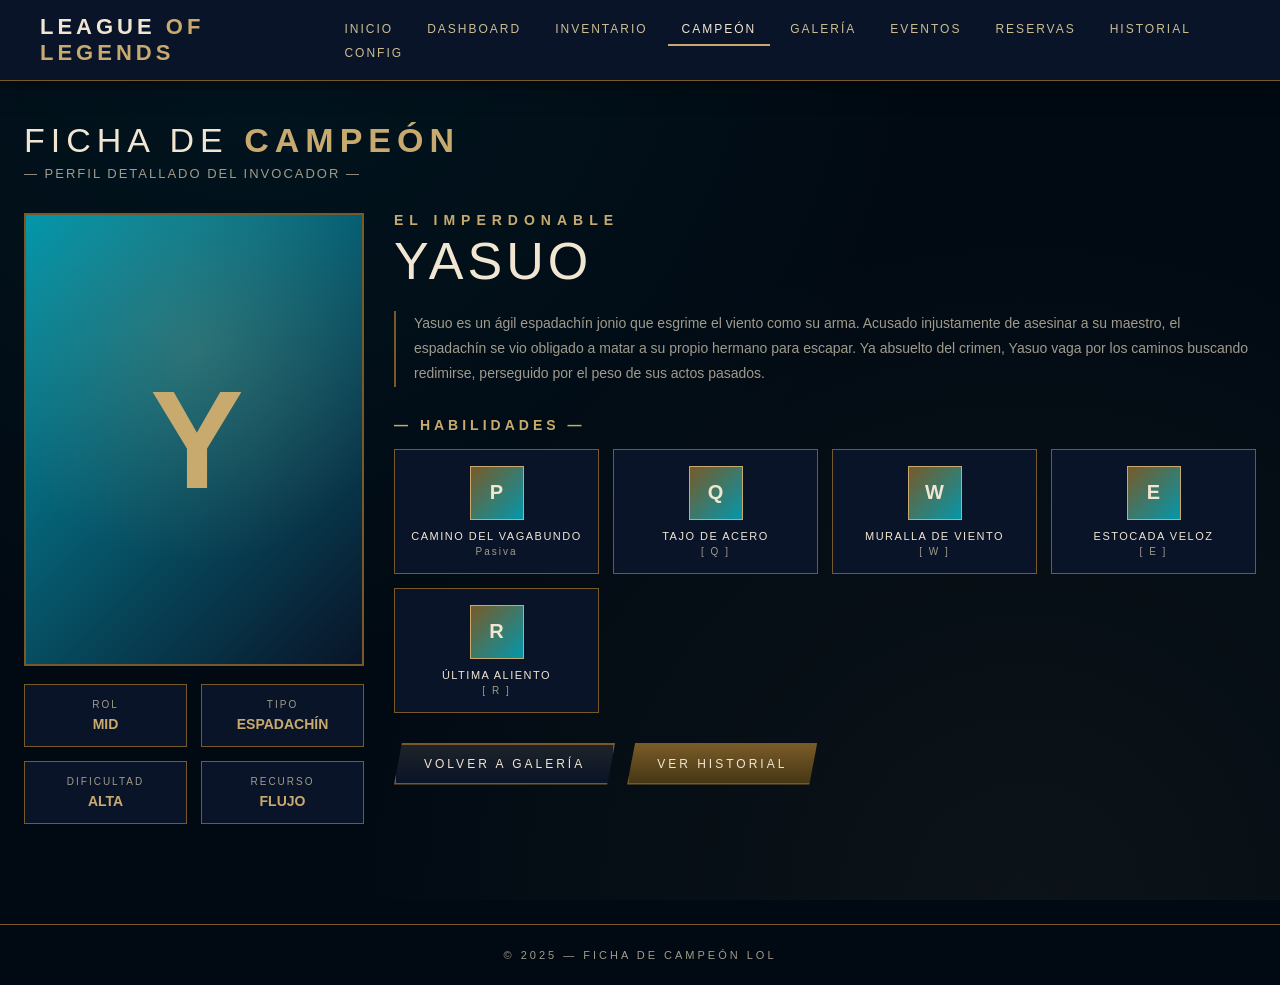
<file: perfil.html>
<!DOCTYPE html>
<html lang="es">
<head>
  <meta charset="UTF-8">
  <meta name="viewport" content="width=device-width,initial-scale=1">
  <title>Perfil - Yasuo</title>
  <link rel="stylesheet" href="css/style.css">
  <link rel="stylesheet" href="css/perfil.css">
</head>
<body>
  <nav class="navbar">
    <div class="logo">LEAGUE <span>OF LEGENDS</span></div>
    <ul class="nav-links">
      <li><a href="index.html">Inicio</a></li><li><a href="dashboard.html">Dashboard</a></li>
      <li><a href="inventario.html">Inventario</a></li><li><a href="perfil.html">Campeón</a></li>
      <li><a href="galeria.html">Galería</a></li><li><a href="eventos.html">Eventos</a></li>
      <li><a href="reservas.html">Reservas</a></li><li><a href="historial.html">Historial</a></li>
      <li><a href="configuracion.html">Config</a></li>
    </ul>
  </nav>

  <div class="container">
    <h1 class="page-title">Ficha de <b>Campeón</b></h1>
    <p class="page-sub">— Perfil detallado del invocador —</p>

    <div class="profile">
      <div>
        <div class="profile-img">Y</div>
        <div class="profile-meta">
          <div class="meta"><div class="k">Rol</div><div class="v">Mid</div></div>
          <div class="meta"><div class="k">Tipo</div><div class="v">Espadachín</div></div>
          <div class="meta"><div class="k">Dificultad</div><div class="v">Alta</div></div>
          <div class="meta"><div class="k">Recurso</div><div class="v">Flujo</div></div>
        </div>
      </div>

      <div>
        <h1><b>El Imperdonable</b>Yasuo</h1>
        <p class="lore">
          Yasuo es un ágil espadachín jonio que esgrime el viento como su arma. Acusado injustamente
          de asesinar a su maestro, el espadachín se vio obligado a matar a su propio hermano para
          escapar. Ya absuelto del crimen, Yasuo vaga por los caminos buscando redimirse, perseguido
          por el peso de sus actos pasados.
        </p>

        <h3 class="skills-title">— Habilidades —</h3>
        <div class="skills">
          <div class="skill"><div class="icon">P</div><div class="name">Camino del Vagabundo</div><div class="key">Pasiva</div></div>
          <div class="skill"><div class="icon">Q</div><div class="name">Tajo de Acero</div><div class="key">[ Q ]</div></div>
          <div class="skill"><div class="icon">W</div><div class="name">Muralla de Viento</div><div class="key">[ W ]</div></div>
          <div class="skill"><div class="icon">E</div><div class="name">Estocada Veloz</div><div class="key">[ E ]</div></div>
          <div class="skill"><div class="icon">R</div><div class="name">Última Aliento</div><div class="key">[ R ]</div></div>
        </div>

        <div style="margin-top:30px;display:flex;gap:12px;flex-wrap:wrap">
          <a href="galeria.html" class="btn">Volver a galería</a>
          <a href="historial.html" class="btn btn-primary">Ver historial</a>
        </div>
      </div>
    </div>
  </div>

  <footer>© 2025 — Ficha de Campeón LoL</footer>
  <script src="js/app.js"></script>
</body>
</html>
</file>
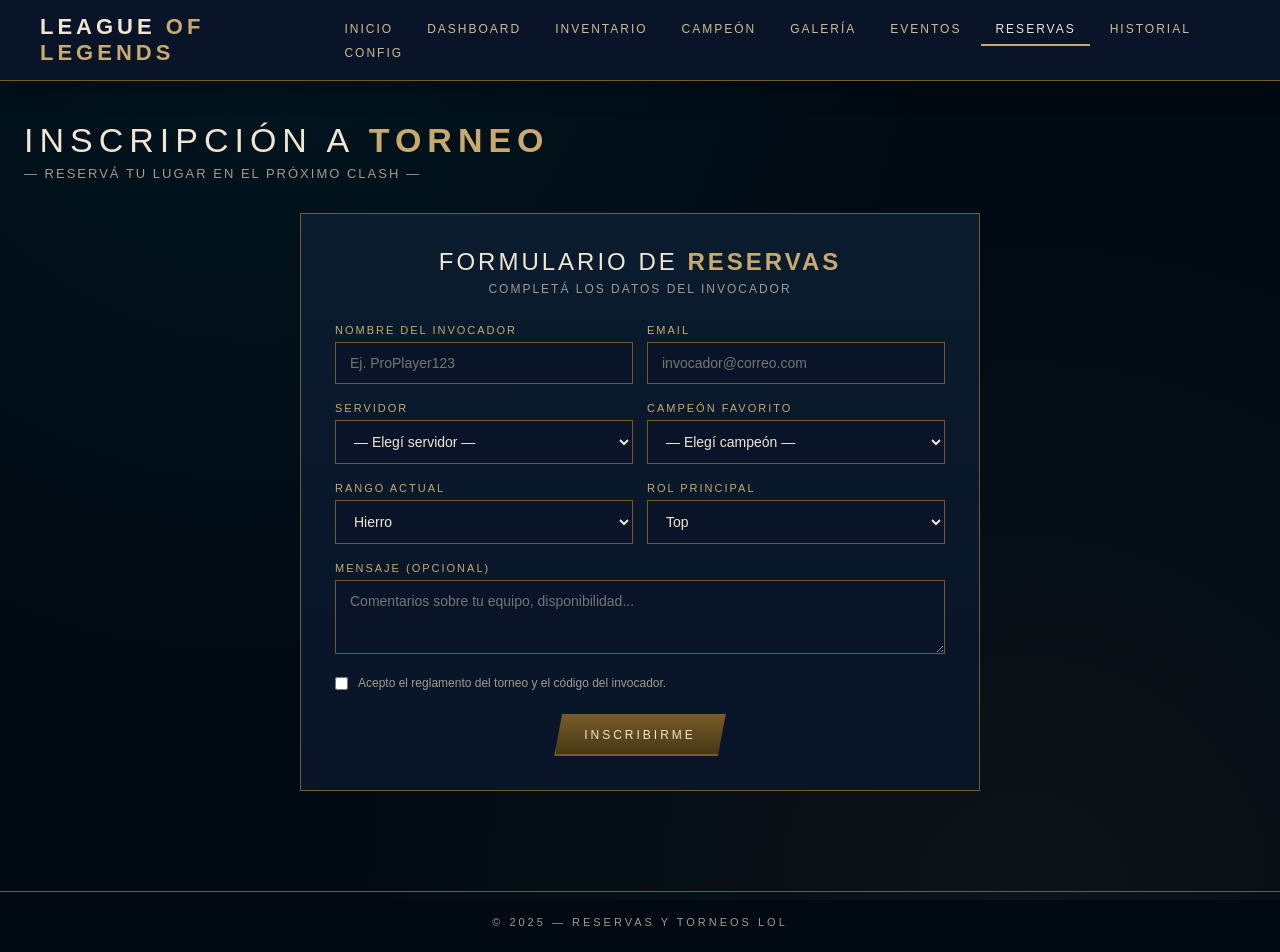
<file: reservas.html>
<!DOCTYPE html>
<html lang="es">
<head>
  <meta charset="UTF-8">
  <meta name="viewport" content="width=device-width,initial-scale=1">
  <title>Reservas - LoL</title>
  <link rel="stylesheet" href="css/style.css">
  <style>
    .form-wrap{max-width:680px;margin:0 auto;padding:34px;background:linear-gradient(180deg,#0a1c2e,#091428);border:1px solid var(--gold-dark)}
    .form-wrap h2{color:var(--gold-2);letter-spacing:3px;text-transform:uppercase;font-weight:300;text-align:center;margin-bottom:6px}
    .form-wrap h2 b{color:var(--gold)}
    .form-wrap .sub{text-align:center;color:var(--muted);font-size:12px;letter-spacing:2px;text-transform:uppercase;margin-bottom:28px}
    .field{margin-bottom:18px}
    .row2{display:grid;grid-template-columns:1fr 1fr;gap:14px}
    @media(max-width:500px){.row2{grid-template-columns:1fr}}
    .check{display:flex;align-items:center;gap:10px;color:var(--muted);font-size:13px}
    .check input{width:auto}
  </style>
</head>
<body>
  <nav class="navbar">
    <div class="logo">LEAGUE <span>OF LEGENDS</span></div>
    <ul class="nav-links">
      <li><a href="index.html">Inicio</a></li><li><a href="dashboard.html">Dashboard</a></li>
      <li><a href="inventario.html">Inventario</a></li><li><a href="perfil.html">Campeón</a></li>
      <li><a href="galeria.html">Galería</a></li><li><a href="eventos.html">Eventos</a></li>
      <li><a href="reservas.html">Reservas</a></li><li><a href="historial.html">Historial</a></li>
      <li><a href="configuracion.html">Config</a></li>
    </ul>
  </nav>

  <div class="container">
    <h1 class="page-title">Inscripción a <b>Torneo</b></h1>
    <p class="page-sub">— Reservá tu lugar en el próximo Clash —</p>

    <form class="form-wrap" onsubmit="event.preventDefault();toast('Inscripción enviada · revisá tu correo');this.reset()">
      <h2>Formulario de <b>Reservas</b></h2>
      <p class="sub">Completá los datos del invocador</p>

      <div class="row2">
        <div class="field"><label>Nombre del invocador</label><input required placeholder="Ej. ProPlayer123"></div>
        <div class="field"><label>Email</label><input type="email" required placeholder="invocador@correo.com"></div>
      </div>

      <div class="row2">
        <div class="field"><label>Servidor</label>
          <select required>
            <option value="">— Elegí servidor —</option>
            <option>LAS · Latinoamérica Sur</option>
            <option>LAN · Latinoamérica Norte</option>
            <option>NA · Norteamérica</option>
            <option>EUW · Europa Oeste</option>
            <option>KR · Corea</option>
            <option>BR · Brasil</option>
          </select>
        </div>
        <div class="field"><label>Campeón favorito</label>
          <select required>
            <option value="">— Elegí campeón —</option>
            <option>Yasuo</option><option>Ahri</option><option>Lee Sin</option>
            <option>Jinx</option><option>Thresh</option><option>Garen</option>
            <option>Zed</option><option>Lux</option><option>Akali</option>
          </select>
        </div>
      </div>

      <div class="row2">
        <div class="field"><label>Rango actual</label>
          <select>
            <option>Hierro</option><option>Bronce</option><option>Plata</option>
            <option>Oro</option><option>Platino</option><option>Esmeralda</option>
            <option>Diamante</option><option>Maestro</option><option>Gran Maestro</option>
          </select>
        </div>
        <div class="field"><label>Rol principal</label>
          <select>
            <option>Top</option><option>Jungla</option><option>Mid</option>
            <option>ADC</option><option>Soporte</option>
          </select>
        </div>
      </div>

      <div class="field"><label>Mensaje (opcional)</label>
        <textarea rows="3" placeholder="Comentarios sobre tu equipo, disponibilidad..."></textarea>
      </div>

      <div class="field check">
        <input type="checkbox" required id="tos">
        <label for="tos" style="margin:0;text-transform:none;letter-spacing:0;font-size:12px;color:var(--muted)">Acepto el reglamento del torneo y el código del invocador.</label>
      </div>

      <div style="text-align:center;margin-top:24px">
        <button type="submit" class="btn btn-primary">Inscribirme</button>
      </div>
    </form>
  </div>

  <footer>© 2025 — Reservas y Torneos LoL</footer>
  <script src="js/app.js"></script>
</body>
</html>
</file>
<file: css/style.css>
/* ============================================
   LEAGUE OF LEGENDS - ESTILOS GLOBALES
   ============================================ */
:root{
  --bg:#010a13;
  --bg-2:#091428;
  --bg-3:#0a1428;
  --panel:#0a1c2e;
  --gold:#c8aa6e;
  --gold-2:#f0e6d2;
  --gold-dark:#785a28;
  --blue:#0397ab;
  --blue-2:#0ac8b9;
  --red:#c8323c;
  --green:#3cae3c;
  --text:#cdbe91;
  --muted:#a09b8c;
  --border:#1e2328;
}
*{margin:0;padding:0;box-sizing:border-box}
html,body{height:100%}
body{
  font-family:'Spiegel','Trebuchet MS',Arial,sans-serif;
  background:var(--bg);
  color:var(--text);
  background-image:
    radial-gradient(circle at 20% 0%,rgba(3,151,171,.08),transparent 50%),
    radial-gradient(circle at 80% 100%,rgba(200,170,110,.06),transparent 50%);
  background-attachment:fixed;
  min-height:100vh;
}
@font-face{font-family:'Spiegel';src:local('Trebuchet MS')}

a{color:var(--gold);text-decoration:none}
a:hover{color:var(--gold-2)}

/* NAVBAR */
.navbar{
  background:linear-gradient(180deg,#091428 0%,#0a1428 100%);
  border-bottom:1px solid var(--gold-dark);
  padding:14px 40px;
  display:flex;align-items:center;justify-content:space-between;
  position:sticky;top:0;z-index:100;
  box-shadow:0 4px 20px rgba(0,0,0,.5);
}
.navbar .logo{
  font-size:22px;font-weight:800;letter-spacing:4px;
  color:var(--gold-2);text-transform:uppercase;
}
.navbar .logo span{color:var(--gold)}
.nav-links{display:flex;gap:6px;list-style:none;flex-wrap:wrap}
.nav-links a{
  padding:8px 14px;font-size:12px;letter-spacing:2px;
  text-transform:uppercase;color:var(--text);
  border-bottom:2px solid transparent;transition:.2s;
}
.nav-links a:hover,.nav-links a.active{
  color:var(--gold-2);border-bottom-color:var(--gold);
}

/* CONTENEDORES */
.container{max-width:1280px;margin:0 auto;padding:40px 24px}
.page-title{
  font-size:34px;letter-spacing:6px;text-transform:uppercase;
  color:var(--gold-2);font-weight:300;margin-bottom:6px;
}
.page-title b{font-weight:800;color:var(--gold)}
.page-sub{color:var(--muted);margin-bottom:32px;font-size:13px;letter-spacing:2px;text-transform:uppercase}
.divider{height:1px;background:linear-gradient(90deg,transparent,var(--gold-dark),transparent);margin:24px 0}

/* BOTONES (estilo hextech LoL) */
.btn{
  display:inline-block;padding:12px 28px;
  background:linear-gradient(180deg,#1e2328,#0a1428);
  border:2px solid var(--gold-dark);color:var(--gold-2);
  font-family:inherit;font-size:12px;letter-spacing:3px;
  text-transform:uppercase;cursor:pointer;
  position:relative;transition:.25s;
  clip-path:polygon(8px 0,100% 0,calc(100% - 8px) 100%,0 100%);
}
.btn:hover{border-color:var(--gold);color:#fff;box-shadow:0 0 20px rgba(200,170,110,.3)}
.btn-primary{
  background:linear-gradient(180deg,var(--gold-dark),#463714);
  color:var(--gold-2);
}
.btn-primary:hover{background:linear-gradient(180deg,var(--gold),var(--gold-dark))}

/* CARDS */
.card{
  background:linear-gradient(180deg,#0a1c2e,#091428);
  border:1px solid var(--border);
  border-top:1px solid var(--gold-dark);
  padding:22px;position:relative;
}
.card::before,.card::after{
  content:'';position:absolute;width:14px;height:14px;border:1px solid var(--gold);
}
.card::before{top:-1px;left:-1px;border-right:0;border-bottom:0}
.card::after{bottom:-1px;right:-1px;border-left:0;border-top:0}

/* INPUTS */
input,select,textarea{
  width:100%;padding:12px 14px;background:#0a1428;
  border:1px solid var(--gold-dark);color:var(--gold-2);
  font-family:inherit;font-size:14px;outline:none;transition:.2s;
}
input:focus,select:focus,textarea:focus{border-color:var(--gold);box-shadow:0 0 0 2px rgba(200,170,110,.15)}
label{display:block;font-size:11px;letter-spacing:2px;text-transform:uppercase;color:var(--gold);margin-bottom:6px}

/* FOOTER */
footer{
  border-top:1px solid var(--gold-dark);
  padding:24px;text-align:center;color:var(--muted);
  font-size:11px;letter-spacing:3px;text-transform:uppercase;margin-top:60px;
}

/* TEMA CLARO */
body.light{
  --bg:#f3ece0;--bg-2:#e8dfc9;--bg-3:#ddd3bb;
  --panel:#fff;--text:#3c3424;--muted:#6b624c;
  --border:#d4c8a8;--gold-2:#3c3424;
}
body.light .navbar{background:linear-gradient(180deg,#fff,#f3ece0);}
body.light .card{background:#fff}

/* UTILIDADES */
.grid{display:grid;gap:20px}
.grid-2{grid-template-columns:repeat(2,1fr)}
.grid-3{grid-template-columns:repeat(3,1fr)}
.grid-4{grid-template-columns:repeat(4,1fr)}
@media(max-width:900px){
  .grid-3,.grid-4{grid-template-columns:repeat(2,1fr)}
  .navbar{padding:14px 20px;flex-direction:column;gap:10px}
}
@media(max-width:600px){
  .grid-2,.grid-3,.grid-4{grid-template-columns:1fr}
  .page-title{font-size:24px;letter-spacing:3px}
}

.badge{display:inline-block;padding:4px 10px;font-size:10px;letter-spacing:2px;text-transform:uppercase;border:1px solid var(--gold-dark);color:var(--gold)}
.badge-win{border-color:var(--green);color:var(--green)}
.badge-lose{border-color:var(--red);color:var(--red)}
</file>
<file: css/dashboard.css>
/* DASHBOARD - estadísticas */
.stats-grid{display:grid;grid-template-columns:repeat(4,1fr);gap:20px;margin-bottom:30px}
@media(max-width:900px){.stats-grid{grid-template-columns:repeat(2,1fr)}}
@media(max-width:500px){.stats-grid{grid-template-columns:1fr}}

.stat{
  padding:24px;background:linear-gradient(180deg,#0a1c2e,#091428);
  border:1px solid var(--gold-dark);position:relative;overflow:hidden;
}
.stat::after{
  content:'';position:absolute;top:0;right:0;width:80px;height:80px;
  background:radial-gradient(circle,rgba(200,170,110,.15),transparent 70%);
}
.stat .label{font-size:11px;letter-spacing:3px;text-transform:uppercase;color:var(--muted)}
.stat .value{font-size:42px;font-weight:300;color:var(--gold-2);margin-top:8px;letter-spacing:1px}
.stat .delta{font-size:12px;color:var(--green);margin-top:6px}
.stat .delta.down{color:var(--red)}

.dash-row{display:grid;grid-template-columns:2fr 1fr;gap:20px}
@media(max-width:900px){.dash-row{grid-template-columns:1fr}}

.bars{display:flex;align-items:flex-end;gap:14px;height:240px;padding:20px 0;border-bottom:1px solid var(--border)}
.bar{flex:1;background:linear-gradient(180deg,var(--blue-2),var(--blue));position:relative;min-height:10px;transition:.3s}
.bar:hover{background:linear-gradient(180deg,var(--gold),var(--gold-dark))}
.bar span{position:absolute;bottom:-22px;left:0;right:0;text-align:center;font-size:11px;color:var(--muted);text-transform:uppercase}

.role-list{list-style:none}
.role-list li{display:flex;justify-content:space-between;align-items:center;padding:12px 0;border-bottom:1px solid var(--border)}
.role-list li:last-child{border:0}
.role-list .pct{color:var(--gold);font-weight:700}
.role-bar{height:4px;background:#1e2328;margin-top:6px;overflow:hidden}
.role-bar i{display:block;height:100%;background:linear-gradient(90deg,var(--gold-dark),var(--gold))}

.champ-popular{display:flex;align-items:center;gap:16px}
.champ-popular .ico{
  width:70px;height:70px;background:linear-gradient(135deg,var(--blue),var(--gold-dark));
  display:grid;place-items:center;color:var(--gold-2);font-size:28px;font-weight:800;
  border:2px solid var(--gold);
}
</file>
<file: css/perfil.css>
/* PERFIL DEL CAMPEÓN */
.profile{display:grid;grid-template-columns:340px 1fr;gap:30px}
@media(max-width:800px){.profile{grid-template-columns:1fr}}

.profile-img{
  width:100%;aspect-ratio:3/4;
  background:linear-gradient(135deg,#0397ab,#091428);
  border:2px solid var(--gold-dark);display:grid;place-items:center;
  font-size:140px;color:var(--gold);font-weight:900;letter-spacing:-6px;
  position:relative;overflow:hidden;
}
.profile-img::before{
  content:'';position:absolute;inset:0;
  background:radial-gradient(circle at 50% 30%,rgba(200,170,110,.2),transparent 60%);
}

.profile-meta{display:grid;grid-template-columns:repeat(2,1fr);gap:14px;margin-top:18px}
.meta{padding:14px;border:1px solid var(--gold-dark);background:#0a1428;text-align:center}
.meta .k{font-size:10px;color:var(--muted);text-transform:uppercase;letter-spacing:2px}
.meta .v{color:var(--gold);font-weight:700;margin-top:6px;text-transform:uppercase;font-size:14px}

.profile h1{
  font-size:52px;color:var(--gold-2);letter-spacing:4px;
  text-transform:uppercase;font-weight:300;line-height:1;
}
.profile h1 b{font-weight:800;color:var(--gold);display:block;font-size:14px;letter-spacing:6px;margin-bottom:8px}
.lore{margin:24px 0;line-height:1.8;color:var(--muted);font-size:14px;border-left:2px solid var(--gold-dark);padding-left:18px}

.skills-title{font-size:14px;letter-spacing:4px;text-transform:uppercase;color:var(--gold);margin:30px 0 16px}
.skills{display:grid;grid-template-columns:repeat(4,1fr);gap:14px}
@media(max-width:600px){.skills{grid-template-columns:repeat(2,1fr)}}
.skill{padding:16px;border:1px solid var(--gold-dark);text-align:center;background:#0a1428;cursor:pointer;transition:.2s}
.skill:hover{border-color:var(--gold);transform:translateY(-4px);box-shadow:0 8px 20px rgba(0,0,0,.4)}
.skill .icon{
  width:54px;height:54px;margin:0 auto 10px;
  background:linear-gradient(135deg,var(--gold-dark),var(--blue));
  display:grid;place-items:center;color:var(--gold-2);font-weight:800;font-size:20px;
  border:1px solid var(--gold);
}
.skill .name{font-size:11px;text-transform:uppercase;letter-spacing:1.5px;color:var(--gold-2)}
.skill .key{color:var(--muted);font-size:10px;margin-top:4px;letter-spacing:2px}
</file>
